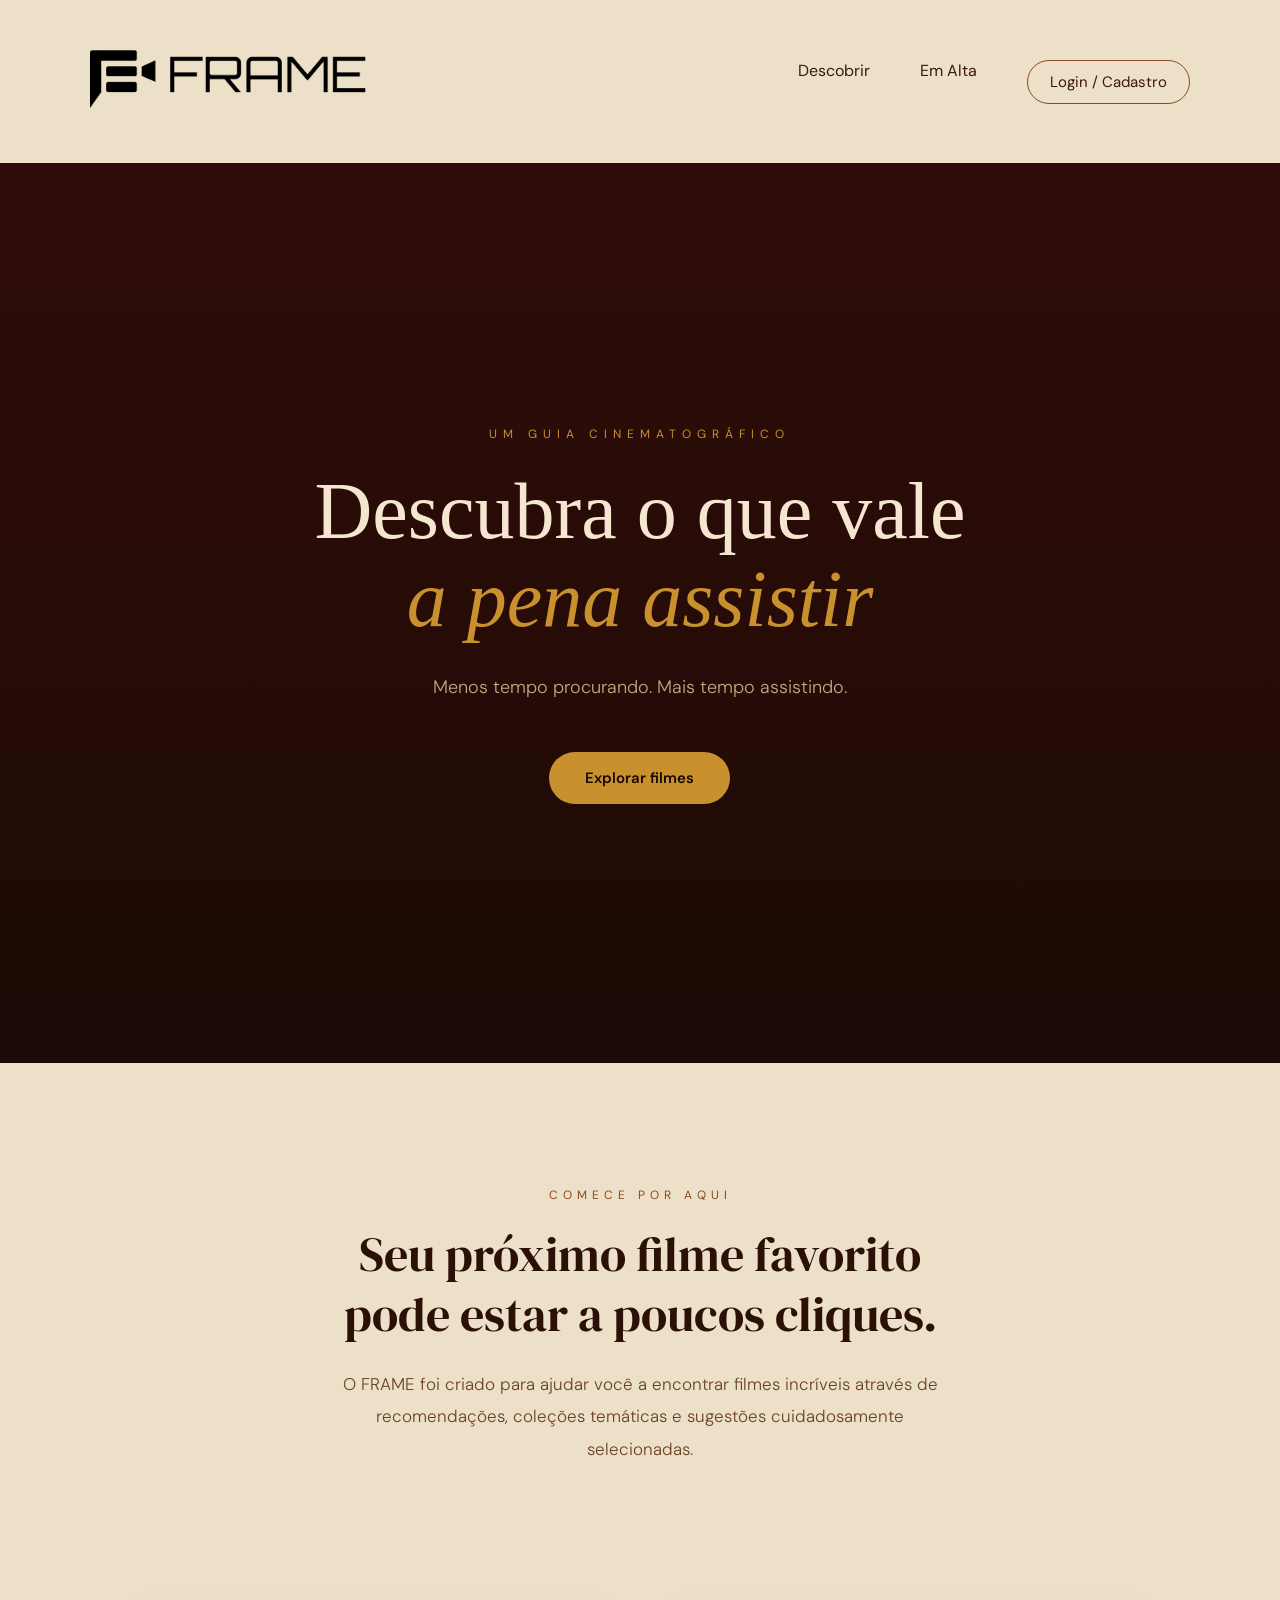
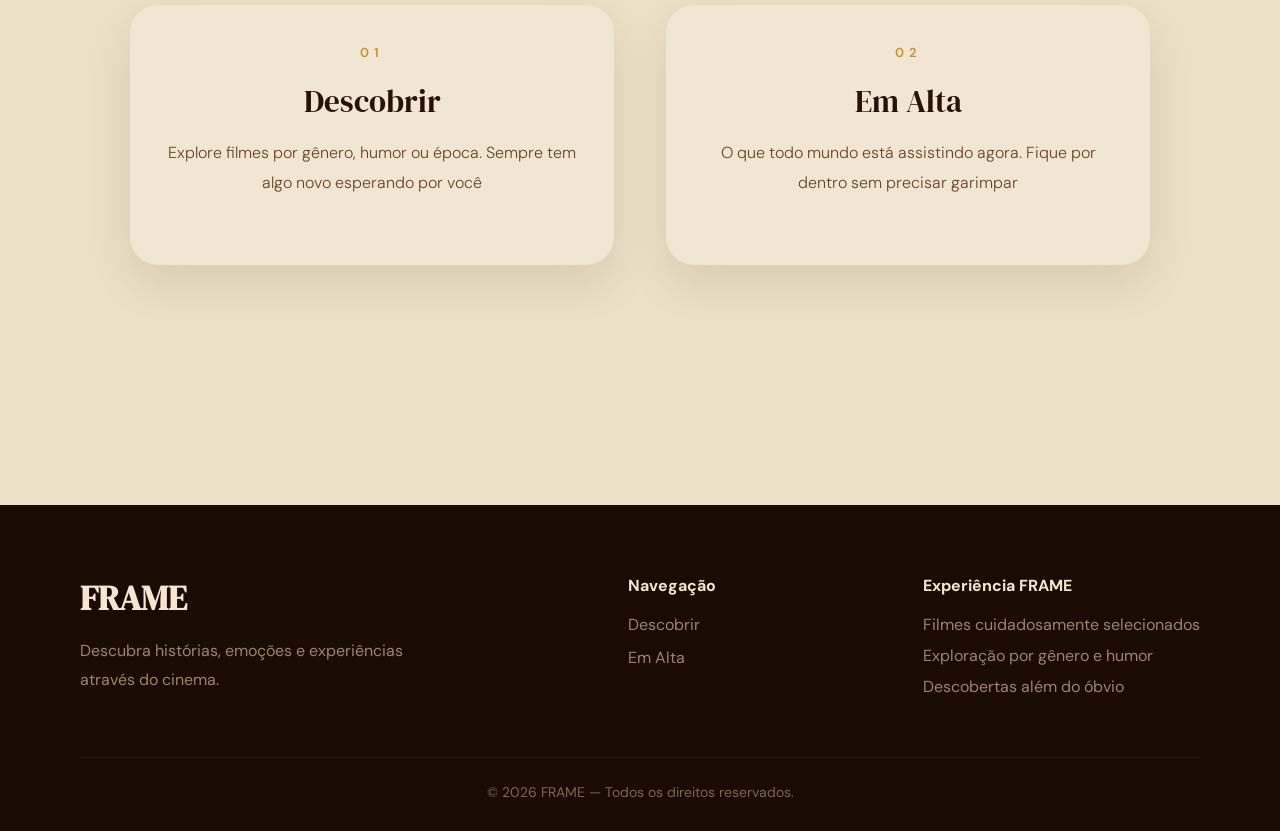
<file: index.html>
<!DOCTYPE html>
<html lang="pt-BR">
<head>
    <meta charset="UTF-8">
    <meta name="viewport" content="width=device-width, initial-scale=1.0">
    <title>FRAME</title>
    <link rel="icon" type="image/png" href="favicon.png">
    <link rel="preconnect" href="https://fonts.googleapis.com">
    <link rel="preconnect" href="https://fonts.gstatic.com" crossorigin>
    <link href="https://fonts.googleapis.com/css2?family=DM+Sans:ital,wght@0,300;0,400;0,500;0,700;0,800;1,300&family=DM+Serif+Display:ital@0;1&display=swap" rel="stylesheet">
    <link rel="stylesheet" href="global.css">
    <link rel="stylesheet" href="style.css">
    
</head>
<body>

<header>

    <div class="logo">
        <img src="foto.png" alt="FRAME">
    </div>

    <nav>
        <a href="descobrir.html">Descobrir</a>
        <a href="emalta.html">Em Alta</a>
         <a href="login.html" class="login-btn">Login / Cadastro</a>
    </nav>

</header>

<!-- HERO -->
<section class="hero">

    <div class="hero-overlay"></div>

    <div class="hero-text">
        <span>UM GUIA CINEMATOGRÁFICO</span>
        <h1>Descubra o que vale<br><em>a pena assistir</em></h1>
        <p>Menos tempo procurando. Mais tempo assistindo.</p>
        <div class="hero-actions">
            <a href="descobrir.html" class="hero-btn-primary">Explorar filmes</a>
        
        </div>
    </div>

 
</section>

<!-- APRESENTAÇÃO -->
<section class="home-feature">

    <span>COMECE POR AQUI</span>

    <h2>Seu próximo filme favorito pode estar a poucos cliques.</h2>

    <p>
        O FRAME foi criado para ajudar você a encontrar filmes incríveis
        através de recomendações, coleções temáticas e sugestões
        cuidadosamente selecionadas.
    </p>

</section>



<!--  PILARES -->
<section class="home-pillars">

    <div class="pillar">
        <span class="pillar-number">01</span>
        <h3>Descobrir</h3>
        <p>Explore filmes por gênero, humor ou época. Sempre tem algo novo esperando por você</p>
    </div>

    <div class="pillar-divider"></div>

    <div class="pillar">
        <span class="pillar-number">02</span>
        <h3>Em Alta</h3>
        <p>O que todo mundo está assistindo agora. Fique por dentro sem precisar garimpar</p>
    </div>

</section>

<footer class="footer">

    <div class="footer-content">

        <div class="footer-brand">
            <h3>FRAME</h3>
            <p>
                Descubra histórias, emoções e experiências através do cinema.
            </p>
        </div>

        <div class="footer-links">
            <h4>Navegação</h4>

            <a href="descobrir.html">Descobrir</a>
            <a href="emalta.html">Em Alta</a>
        </div>

   <div class="footer-info">
    <h4>Experiência FRAME</h4>

    <p>Filmes cuidadosamente selecionados</p>
    <p>Exploração por gênero e humor</p>
    <p>Descobertas além do óbvio</p>
</div>
</div>
    <div class="footer-bottom">
        <p>© 2026 FRAME — Todos os direitos reservados.</p>
    </div>
    

</footer>
<script src="script.js"></script>
</body>
</html>
</file>
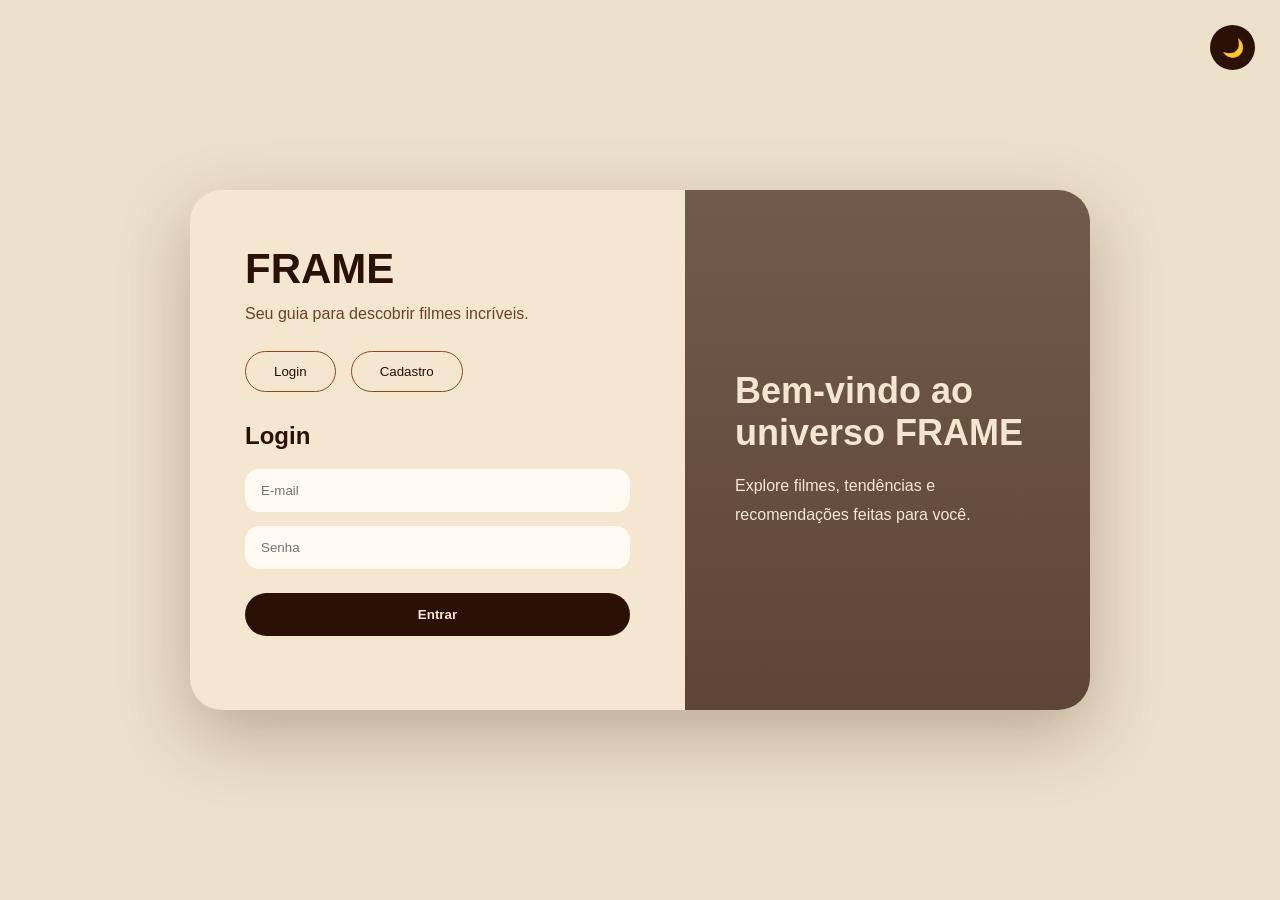
<file: login.html>
<!DOCTYPE html>
<html lang="pt-BR">
<head>
    <meta charset="UTF-8">
    <meta name="viewport" content="width=device-width, initial-scale=1.0">
    <title>FRAME | Acesso</title>

  <link rel="stylesheet" href="global.css">
<link rel="stylesheet" href="login.css">
</head>

<body class="access-page">

    <main class="access-card">
        <button id="theme-toggle">🌙</button>

        <div class="access-left">
            <h1>FRAME</h1>
            <p>Seu guia para descobrir filmes incríveis.</p>

            <div class="access-buttons">
                <button onclick="mostrarLogin()">Login</button>
                <button onclick="mostrarCadastro()">Cadastro</button>
            </div>

            <form id="login-form" class="access-form" action="index.html">
                <h2>Login</h2>

                <input type="email" placeholder="E-mail">
                <input type="password" placeholder="Senha">

                <button type="submit">Entrar</button>
            </form>

            <form id="cadastro-form" class="access-form hidden" action="index.html">
                <h2>Cadastro</h2>

                <input type="text" placeholder="Nome">
                <input type="email" placeholder="E-mail">
                <input type="password" placeholder="Senha">
                <input type="password" placeholder="Confirmar senha">

                <button type="submit">Cadastrar</button>
            </form>
        </div>

        <div class="access-right">
            <h2>Bem-vindo ao universo FRAME</h2>
            <p>Explore filmes, tendências e recomendações feitas para você.</p>
        </div>
            </main>

<script src="script.js"></script>


</body>
</html>
</file>
<file: global.css>
*{
    margin:0;
    padding:0;
    box-sizing:border-box;
}

body{
    background:#ede0c8;
    color:#3b1a08;
    font-family:'DM Sans', sans-serif;
}

header{
    display:flex;
    justify-content:space-between;
    align-items:center;
    padding:50px 90px;
}

html{
    scroll-behavior:smooth;
}

.logo img{
    width:300px;
    height:auto;
}
.login-btn{
    text-decoration:none;
    color:#3b1a08;
    font-size:15px;

    padding:11px 22px;
    border:1px solid #8b4a1e;
    border-radius:50px;

    background:transparent;
    transition:.3s;
}

.login-btn:hover{
    background:#2a1005;
    color:#f5e6d0;
    opacity:1;
}
nav{
    display:flex;
    gap:50px;
}

nav a{
    text-decoration:none;
    color:#3b1a08;
    font-size:16px;
    transition:.3s;
}

nav a:hover{
    opacity:.5;
}

.hero{
    display:flex;
    justify-content:center;
    align-items:center;
    text-align:center;
    padding:0 40px;
}

.hero-text{
    max-width:900px;
}

.hero-text span{
    font-size:14px;
    letter-spacing:4px;
    color:#8b4a1e;
}

.hero-text h1{
    font-size:70px;
    line-height:1.2;
    margin-top:20px;
    margin-bottom:25px;
    font-weight:800;
    color:#2a1005;
}

.hero-text p{
    font-size:18px;
    color:#6b4228;
    line-height:1.8;
}

/* =========================
   FOOTER
========================= */

.footer{
    background:#1a0c03;
    padding:70px 80px 30px;
    margin-top:120px;
}

.footer-content{
    display:flex;
    justify-content:space-between;
    gap:60px;
    flex-wrap:wrap;
}

.footer-brand{
    max-width:340px;
}

.footer-brand h3{
    font-family:'DM Serif Display', serif;
    font-size:34px;
    color:#f5e6d0;
    margin-bottom:16px;
}

.footer-brand p{
    color:#9f846d;
    line-height:1.8;
}

.footer-links,
.footer-info{
    display:flex;
    flex-direction:column;
}

.footer h4{
    color:#f5e6d0;
    margin-bottom:18px;
    font-size:16px;
}

.footer-links a{
    text-decoration:none;
    color:#9f846d;
    margin-bottom:12px;
    transition:.3s;
}

.footer-links a:hover{
    color:#c9902e;
}

.footer-info p{
    color:#9f846d;
    margin-bottom:10px;
}

.footer-bottom{
    border-top:1px solid rgba(245,230,208,0.08);
    margin-top:50px;
    padding-top:25px;
    text-align:center;
}

.footer-bottom p{
    color:#7d6655;
    font-size:14px;
}
/* RESPONSIVO */

@media(max-width:900px){

    .footer{
        padding:60px 30px 30px;
    }

    .footer-content{
        flex-direction:column;
        gap:40px;
    }
}

@media(max-width:900px){

    header{
        flex-direction:column;
        gap:25px;
        padding:30px;
    }

    nav{
        gap:20px;
        flex-wrap:wrap;
        justify-content:center;
    }

    .hero-text h1{
        font-size:42px;
    }
}
</file>
<file: style.css>
/* =========================
   HERO
========================= */

.hero{
    position:relative;
    min-height:100vh;
    display:flex;
    justify-content:center;
    align-items:center;
    text-align:center;
    padding:0 40px;
    background-color: #4e0e0e;
    
}

.hero-overlay{
    position:absolute;
    inset:0;
    background:linear-gradient(
        to bottom,
        rgba(20,10,4,0.55) 0%,
        rgba(20,10,4,0.70) 60%,
        rgba(20,10,4,0.90) 100%
    );
    z-index:1;
}

.hero-text{
    position:relative;
    z-index:2;
    max-width:800px;
}

.hero-text span{
    font-size:12px;
    letter-spacing:6px;
    color:#c9902e;
    text-transform:uppercase;
}

.hero-text h1{
    font-family:Cambria, Cochin, Georgia, Times, 'Times New Roman', serif;
    font-size:80px;
    line-height:1.1;
    margin-top:24px;
    margin-bottom:28px;
    font-weight:400;
    color:#f5e6d0;
}

.hero-text h1 em{
    font-style:italic;
    color:#c9902e;
}

.hero-text p{
    font-size:18px;
    color:#c4a882;
    line-height:1.8;
    margin-bottom:48px;
    font-weight:300;
}

.hero-actions{
    display:flex;
    justify-content:center;
    gap:16px;
    flex-wrap:wrap;
}

.hero-btn-primary{
    text-decoration:none;
    background:#c9902e;
    color:#140802;
    padding:16px 36px;
    border-radius:50px;
    font-size:15px;
    font-weight:600;
    transition:.3s;
}

.hero-btn-primary:hover{
    background:#a8721f;
    transform:translateY(-2px);
}



/* =========================
   HOME FEATURE
========================= */

.home-feature{
    text-align:center;
    max-width:700px;
    margin:0 auto;
    padding:120px 40px 80px;
}

.home-feature span{
    color:#8b4a1e;
    letter-spacing:5px;
    font-size:12px;
    text-transform:uppercase;
}

.home-feature h2{
    font-family:'DM Serif Display', serif;
    font-size:48px;
    font-weight:400;
    margin:20px 0 24px;
    color:#2a1005;
    line-height:1.25;
}

.home-feature p{
    color:#6b4228;
    font-size:17px;
    line-height:1.9;
    font-weight:300;
}

/* =========================
   TRÊS PILARES
========================= */

.home-pillars{
    display:flex;
    align-items:flex-start;
    justify-content:center;
    gap:26px;
    max-width:1100px;
    margin:0 auto;
    padding:60px 40px 120px;
}

.pillar{
    flex:1;
    text-align:center;
    padding:36px 34px;
    min-height:260px;
    background:rgba(245,234,216,0.65);
    border-radius:28px;
    box-shadow:0 18px 45px rgba(42,16,5,0.10);
}

.pillar-number{
    font-size:13px;
    letter-spacing:5px;
    color:#c9902e;
    font-weight:600;
}

.pillar h3{
    font-family:'DM Serif Display', serif;
    font-size:31px;
    font-weight:400;
    color:#2a1005;
    margin:18px 0 16px;
}

.pillar p{
    font-size:16px;
    color:#6b4228;
    line-height:1.9;
    font-weight:300;
}

.pillar{
    opacity:0;
    transform:translateY(80px);
    transition:
        opacity 1.2s ease,
        transform 1.2s ease;
}

.pillar.show{
    opacity:1;
    transform:translateY(0);
}

.pillar:nth-child(1){
    transition-delay:.1s;
}

.pillar:nth-child(3){
    transition-delay:.3s;
}




/* =========================
   RESPONSIVO
========================= */

@media(max-width:900px){

    .hero-text h1{
        font-size:48px;
    }

    .home-feature h2{
        font-size:34px;
    }

    .home-pillars{
        flex-direction:column;
        align-items:center;
        gap:48px;
        padding:40px 20px 80px;
    }

    .pillar-divider{
        width:60px;
        height:1px;
        margin:0;
    }

    .pillar{
        padding:0 20px;
    }

}
</file>
<file: login.css>
/* =========================
   PÁGINA DE ACESSO
========================= */

.access-page{
    min-height:100vh;
    display:flex;
    justify-content:center;
    align-items:center;
    background:#ede0c8;
    font-family:'DM Sans', sans-serif;
}

.access-card{
    width:900px;
    min-height:520px;
    display:flex;
    background:#f5e6d0;
    border-radius:32px;
    overflow:hidden;
    box-shadow:0 25px 70px rgba(42,16,5,0.25);
}

.access-left{
    width:55%;
    padding:55px;
}

.access-left h1{
    color:#2a1005;
    font-size:42px;
    margin-bottom:12px;
}

.access-left p{
    color:#6b4228;
    margin-bottom:28px;
}

.access-buttons{
    display:flex;
    gap:15px;
    margin-bottom:30px;
}

.access-buttons button{
    padding:12px 28px;
    border:1px solid #8b4a1e;
    border-radius:50px;
    background:transparent;
    color:#2a1005;
    cursor:pointer;
}

.access-buttons button:hover{
    background:#8b4a1e;
    color:#f5e6d0;
}

.access-form{
    display:flex;
    flex-direction:column;
    gap:14px;
}

.access-form h2{
    color:#2a1005;
    margin-bottom:5px;
}

.access-form input{
    padding:14px 16px;
    border:none;
    border-radius:14px;
    background:#fffaf2;
    outline:none;
}

.access-form input:focus{
    box-shadow:0 0 0 2px #c9902e;
}

.access-form button{
    margin-top:10px;
    padding:14px;
    border:none;
    border-radius:50px;
    background:#2a1005;
    color:#f5e6d0;
    font-weight:700;
    cursor:pointer;
}

.access-form button:hover{
    background:#8b4a1e;
}

.hidden{
    display:none;
}

.access-right{
    width:45%;
    background:
        linear-gradient(rgba(42,16,5,0.65), rgba(42,16,5,0.75)),
        url('https://cdn.cosmos.so/a8319773-d40c-452a-ad04-e2d4cb0ec57d?format=webp');
    background-size:cover;
    background-position:center;
    color:#f5e6d0;
    padding:50px;
    display:flex;
    flex-direction:column;
    justify-content:center;
}

.access-right h2{
    font-size:36px;
    margin-bottom:18px;
}

.access-right p{
    line-height:1.8;
}

#theme-toggle{
    position:absolute;
    top:25px;
    right:25px;

    width:45px;
    height:45px;

    border:none;
    border-radius:50%;

    background:#2a1005;
    color:#f5e6d0;

    cursor:pointer;
    font-size:18px;

    transition:.3s;
}

#theme-toggle:hover{
    transform:scale(1.08);
}

.dark-mode{
    background:#121212;
}

.dark-mode .access-card{
    background:#1f1f1f;
}

.dark-mode .access-left h1,
.dark-mode .access-form h2{
    color:#f5e6d0;
}

.dark-mode .access-left p{
    color:#c9c9c9;
}

.dark-mode .access-form input{
    background:#2c2c2c;
    color:white;
}

.dark-mode .access-buttons button{
    border:1px solid #c9902e;
    color:#f5e6d0;
}

.dark-mode .access-buttons button:hover{
    background:#c9902e;
    color:#140802;
}
</file>
